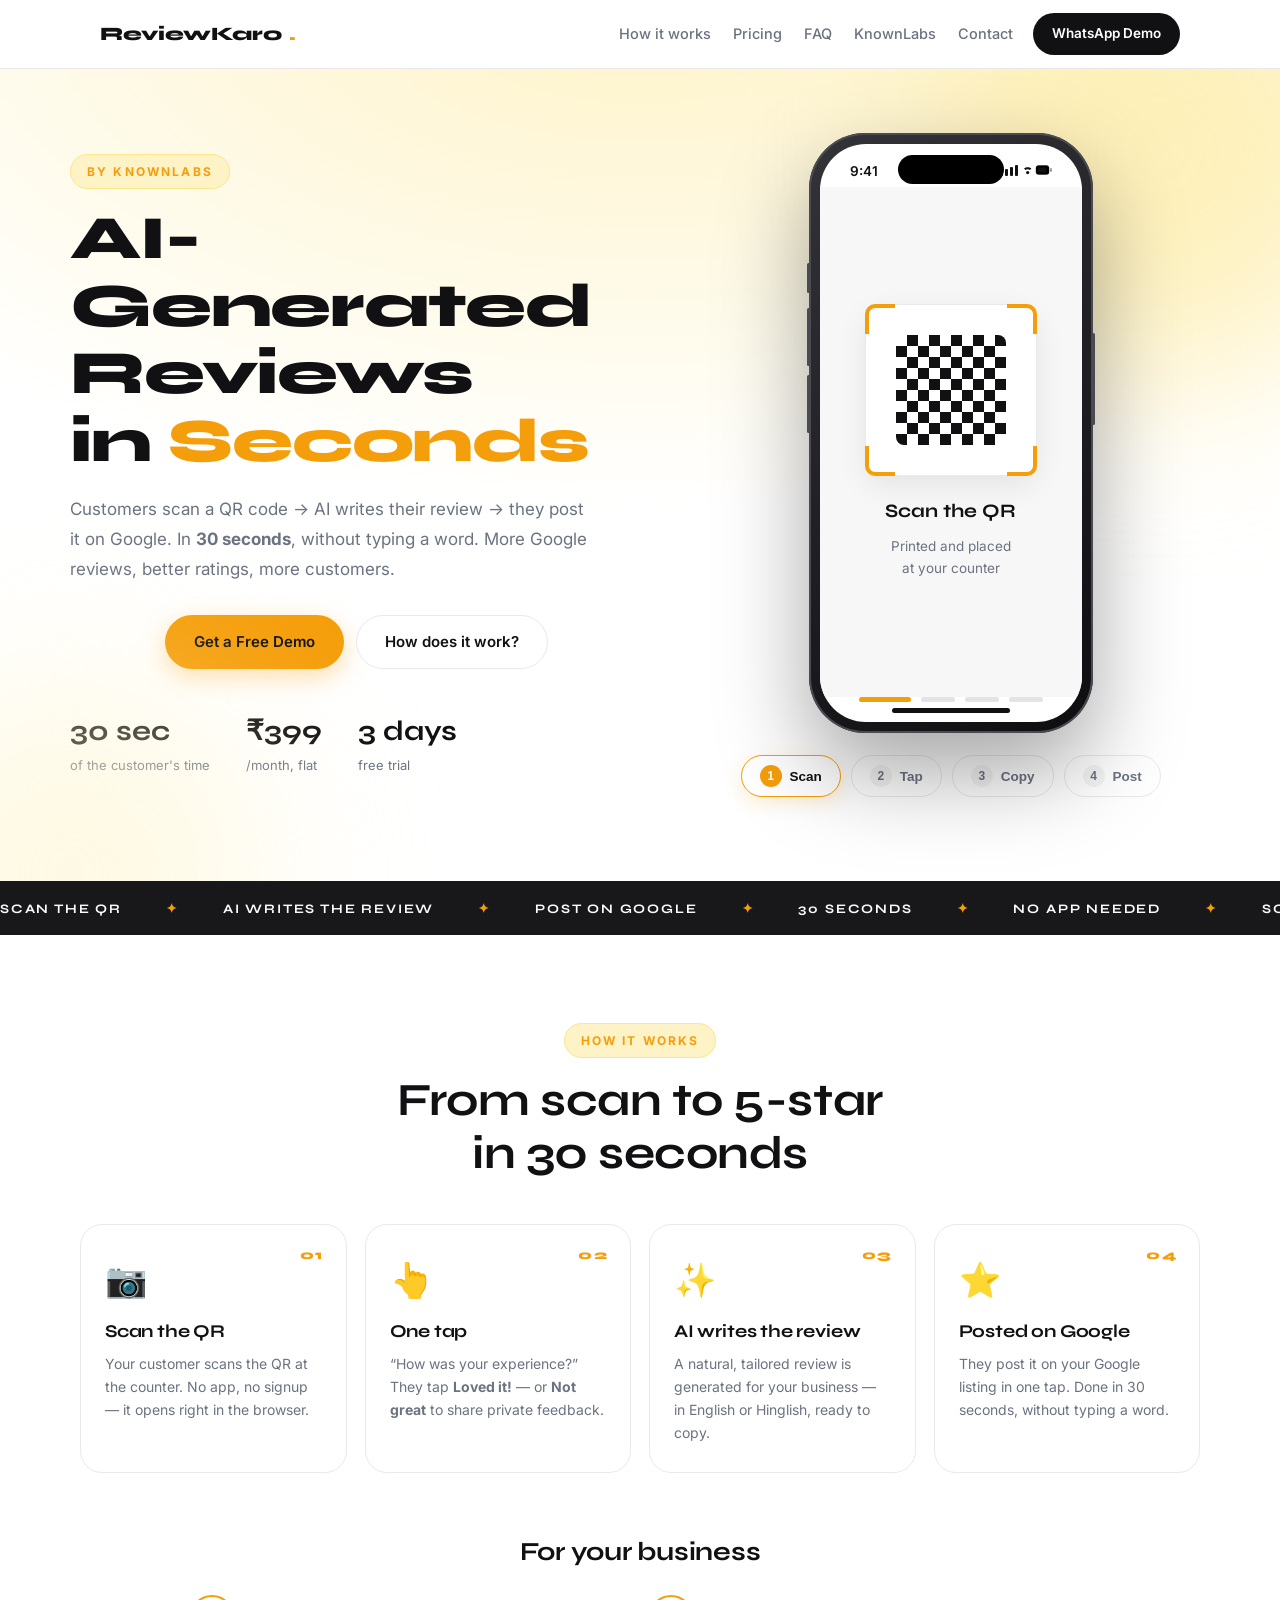
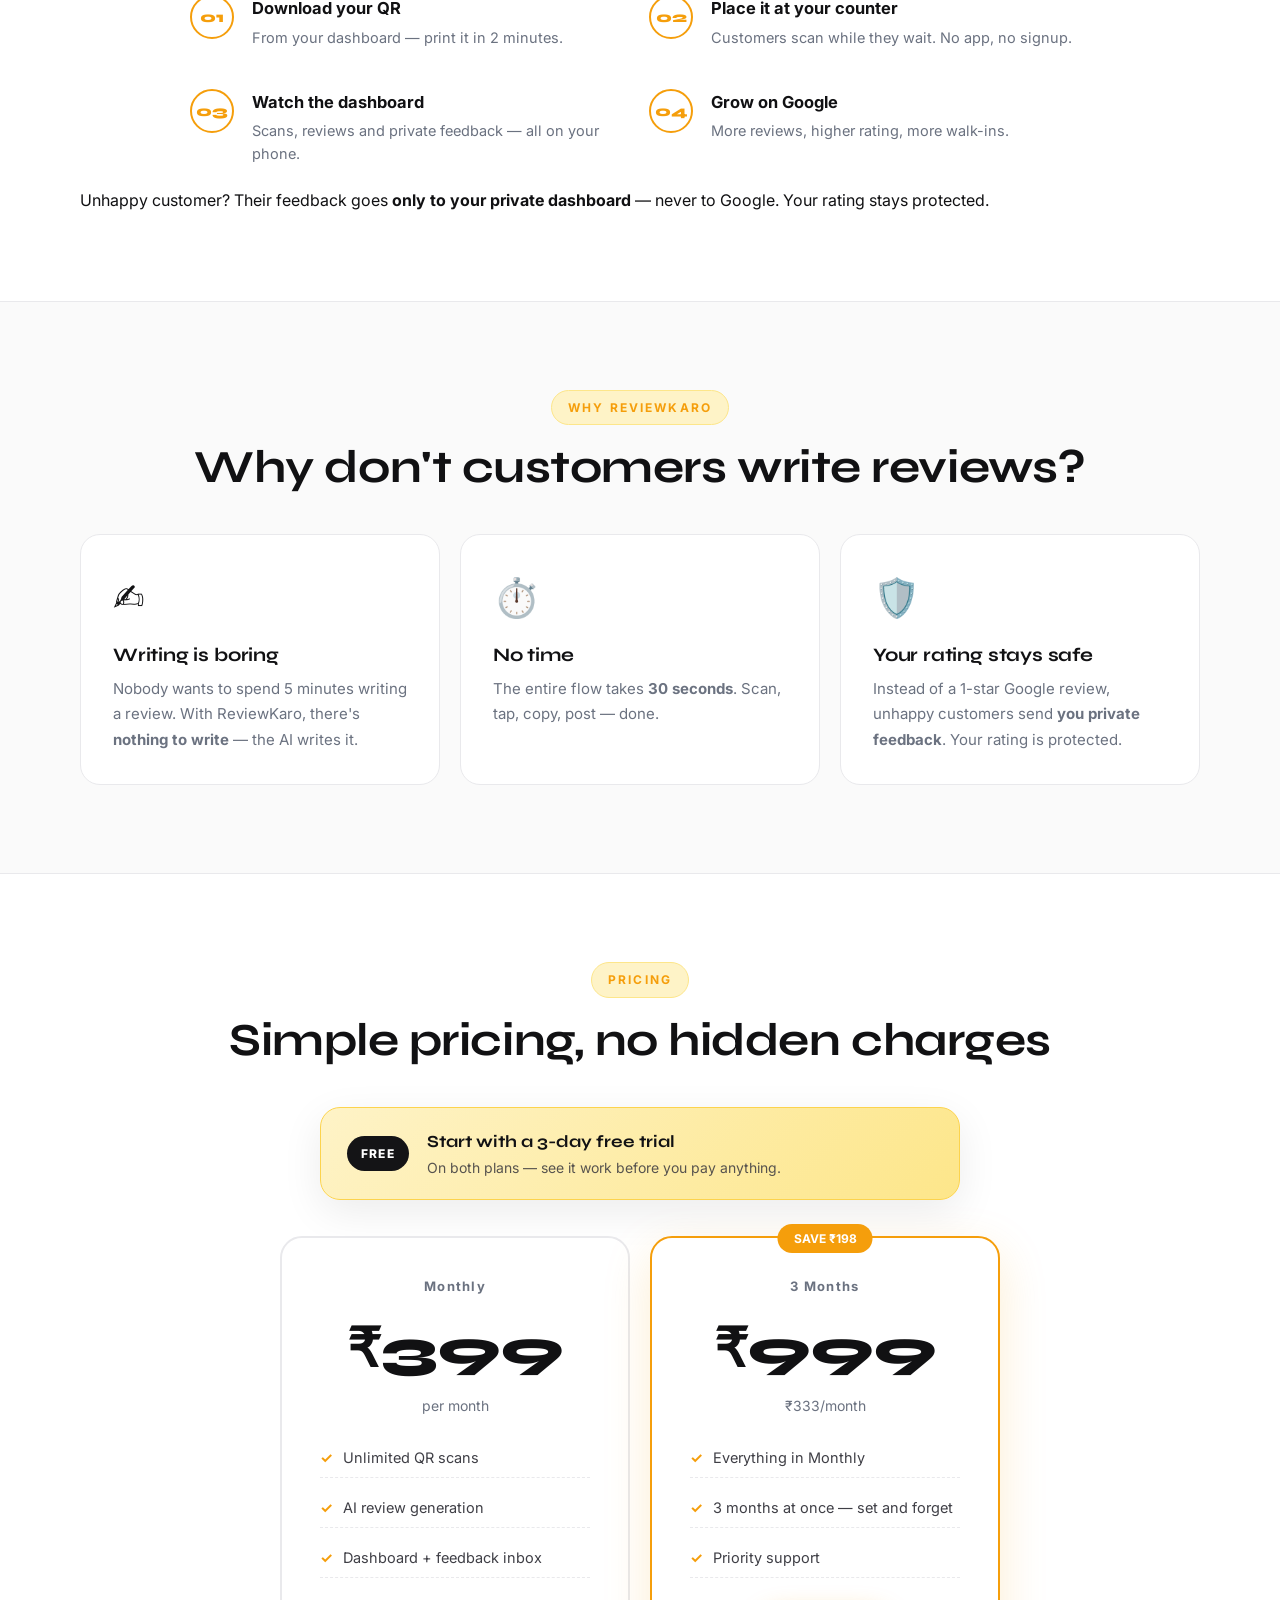
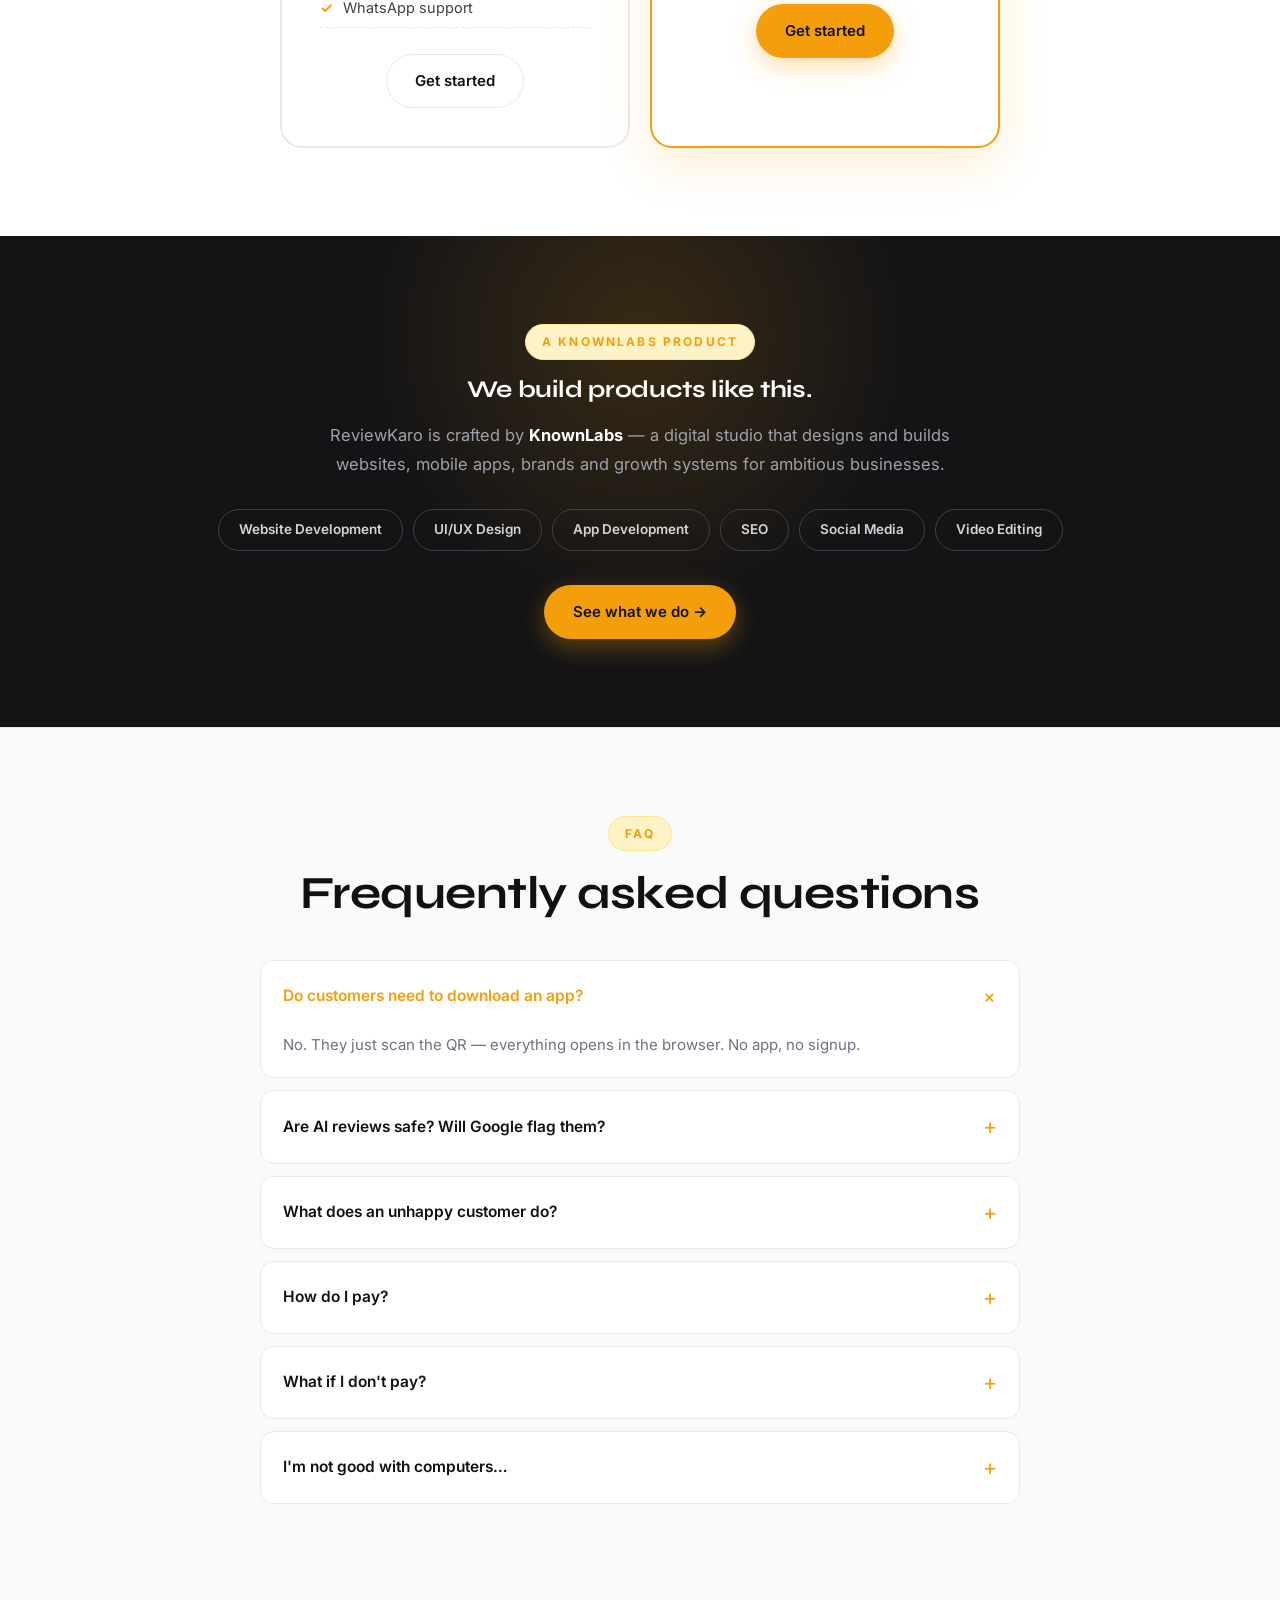
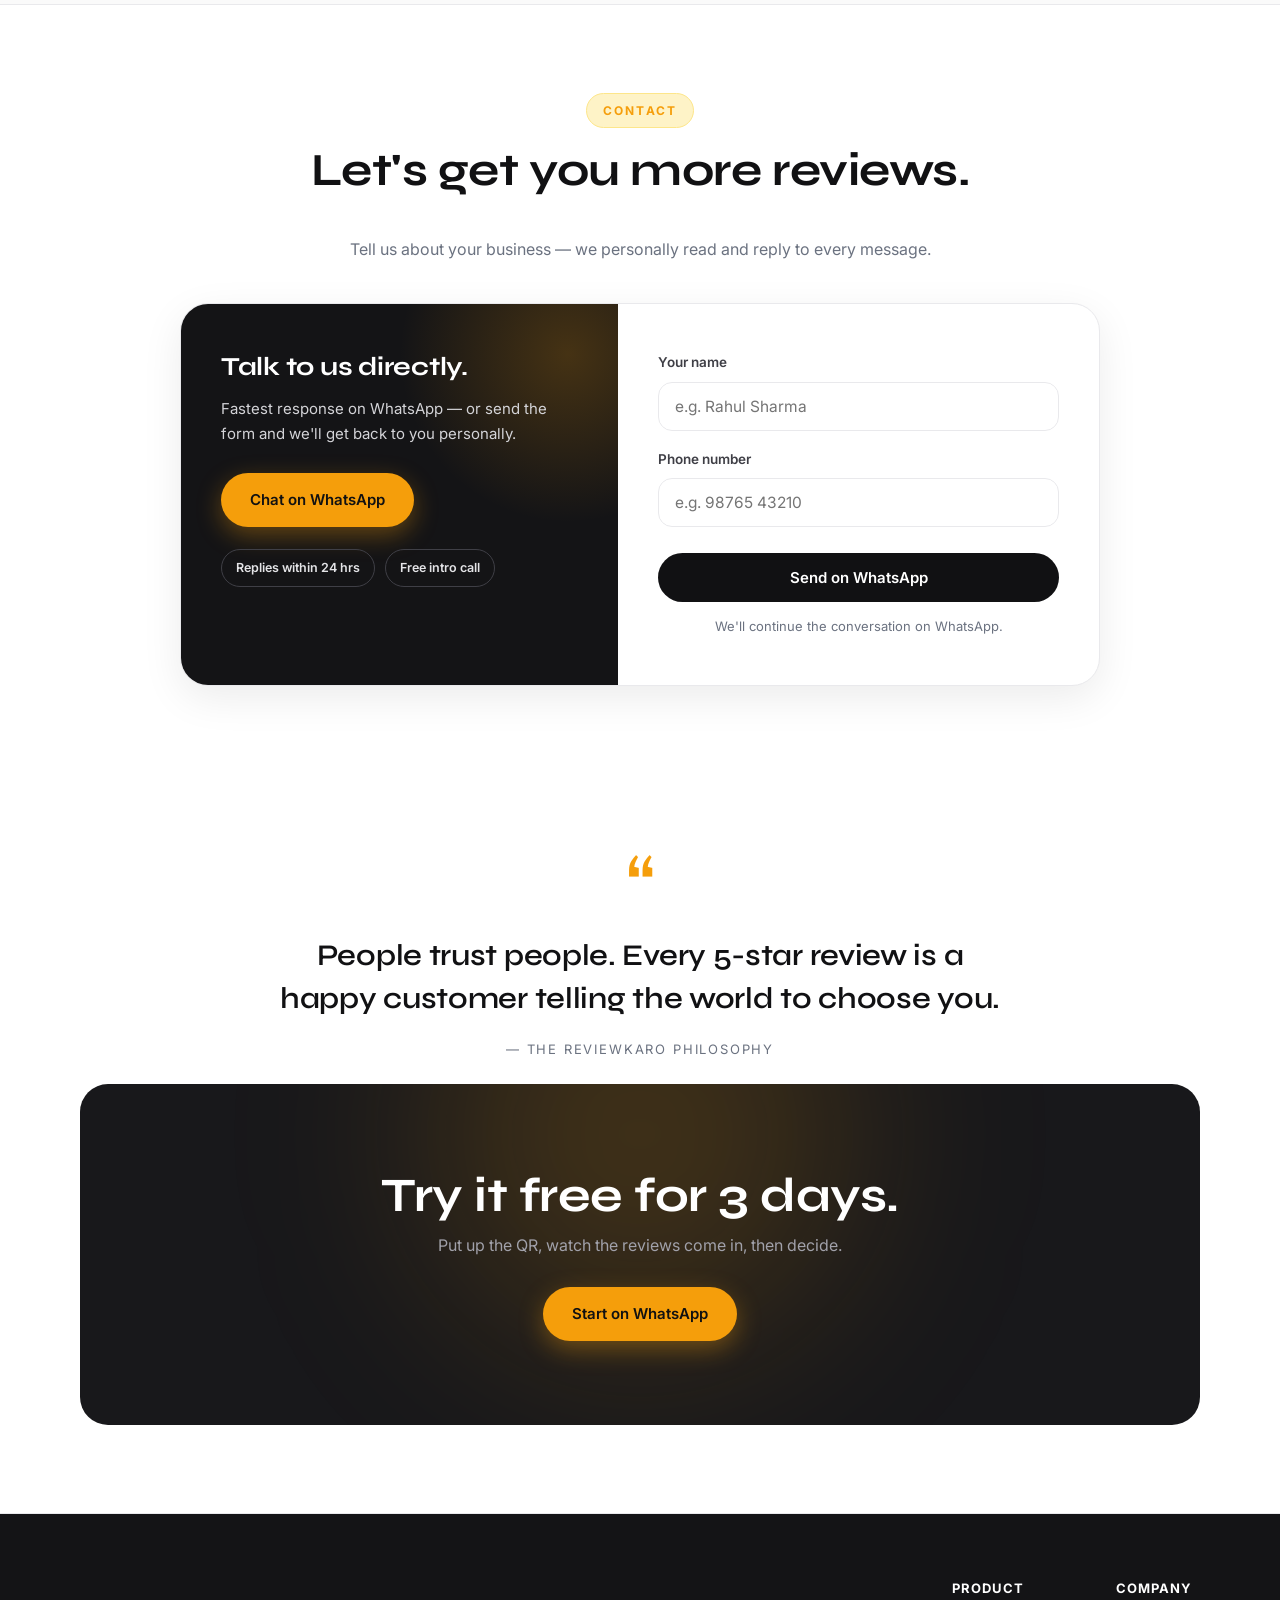
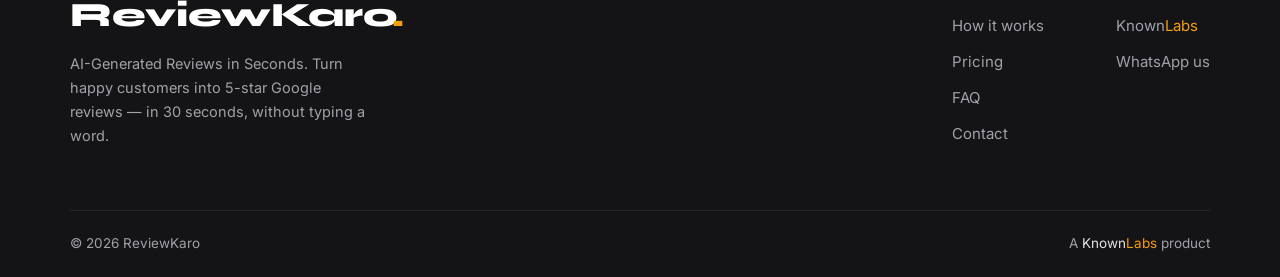
<file: index.html>
<!DOCTYPE html>
<html lang="en">
<head>
<meta charset="UTF-8">
<meta name="viewport" content="width=device-width, initial-scale=1.0">
<title>ReviewKaro — AI-Generated Reviews in Seconds | by KnownLabs</title>
<meta name="description" content="ReviewKaro by KnownLabs — customers scan a QR, AI writes their review, they post it on Google in 30 seconds. AI-Generated Reviews in Seconds.">
<link rel="stylesheet" href="assets/css/style.css">
  <link rel="icon" type="image/png" href="assets/img/favicon.png">
</head>
<body>

<nav class="site-nav">
  <div class="nav-in">
    <a class="brand" href="#">ReviewKaro<span class="dot">.</span></a>
    <div class="nav-links">
      <a href="#how">How it works</a>
      <a href="#pricing">Pricing</a>
      <a href="#faq">FAQ</a>
      <a href="#knownlabs">KnownLabs</a>
      <a href="#contact">Contact</a>
    </div>
    <a class="btn btn-dark btn-sm nav-cta" href="https://wa.me/919835059241?text=Hi%20KnownLabs!%0A%0AI%27d%20like%20to%20see%20a%20*free%20demo*%20of%20ReviewKaro.%0A%0APlease%20share%20the%20details.%20Thank%20you!" target="_blank">WhatsApp Demo</a>
    <button class="menu-btn" id="menuBtn" aria-label="Open menu"><span></span><span></span><span></span></button>
  </div>
</nav>
<div class="mmenu" id="mmenu">
  <button class="mmenu-close" id="menuClose" aria-label="Close menu">✕</button>
  <a href="#how">How it works</a>
  <a href="#pricing">Pricing</a>
  <a href="#faq">FAQ</a>
  <a href="#knownlabs">KnownLabs</a>
  <a href="#contact">Contact</a>
  <a class="btn btn-amber" href="https://wa.me/919835059241?text=Hi%20KnownLabs!%0A%0AI%27d%20like%20to%20see%20a%20*free%20demo*%20of%20ReviewKaro.%0A%0APlease%20share%20the%20details.%20Thank%20you!" target="_blank">WhatsApp Demo</a>
</div>

<header class="hero">
    <div class="hero-grid">
      <div class="hero-copy">
        <div class="eyebrow reveal">BY KNOWNLABS</div>
        <h1 class="reveal d1">AI-Generated Reviews<br>in <em>Seconds</em></h1>
        <p class="sub reveal d2">Customers scan a QR code &rarr; AI writes their review &rarr; they post it on Google. In <b>30 seconds</b>, without typing a word. More Google reviews, better ratings, more customers.</p>
        <div class="hero-cta reveal d3">
          <a class="btn btn-amber" href="https://wa.me/919835059241?text=Hi%20KnownLabs!%0A%0AI%27d%20like%20to%20see%20a%20*free%20demo*%20of%20ReviewKaro.%0A%0APlease%20share%20the%20details.%20Thank%20you!" target="_blank">Get a Free Demo</a>
          <a class="btn btn-ghost" href="#how">How does it work?</a>
        </div>
        <div class="hero-proof reveal d4">
          <div><b><span class="count" data-count="30">0</span> sec</b><span>of the customer&apos;s time</span></div>
          <div><b>&#8377;<span class="count" data-count="399">0</span></b><span>/month, flat</span></div>
          <div><b><span class="count" data-count="3">0</span> days</b><span>free trial</span></div>
        </div>
      </div>
<div class="phone-wrap reveal d2">
        <div class="iphone">
          <div class="iside s1"></div><div class="iside s2"></div><div class="iside s3"></div><div class="iside s4"></div>
          <div class="island"></div>
          <div class="iscreen">
            <div class="istatus"><span>9:41</span><span><svg width="52" height="12" viewBox="0 0 52 12"><rect x="0" y="7" width="3" height="5" rx="1" fill="#111"/><rect x="5" y="5" width="3" height="7" rx="1" fill="#111"/><rect x="10" y="3" width="3" height="9" rx="1" fill="#111"/><rect x="15" y="1" width="3" height="11" rx="1" fill="#111"/><path d="M24 4.6C26 2.9 29.4 2.9 31.4 4.6L30 6C28.7 4.9 26.7 4.9 25.4 6L24 4.6Z" fill="#111"/><circle cx="27.7" cy="8.6" r="1.6" fill="#111"/><rect x="36" y="1.5" width="13" height="9" rx="2.5" stroke="#111" stroke-opacity=".4"/><rect x="38" y="3.5" width="8" height="5" rx="1" fill="#111"/><rect x="50" y="4" width="2" height="4" rx="1" fill="#111" fill-opacity=".4"/></svg></span></div>
            <div class="pscreens">
            <div class="pscreen active" data-s="0">
              <div class="pview"><i class="c1"></i><i class="c2"></i><i class="c3"></i><i class="c4"></i><div class="pqr"><div class="pqr-in"></div></div></div>
              <b>Scan the QR</b>
              <p>Printed and placed<br>at your counter</p>
            </div>
            <div class="pscreen" data-s="1">
              <b class="pq">How was your<br>experience?</b>
              <div class="pbtn yes">Loved it!</div>
              <div class="pbtn no">Not great</div>
            </div>
            <div class="pscreen" data-s="2">
              <div class="prev-card">Had a genuinely good experience here. Courteous staff, well managed…</div>
              <div class="pbtn dark">⧉ Copy review</div>
              <div class="pbtn amber">⭐ Post on Google</div>
            </div>
            <div class="pscreen" data-s="3">
              <div class="pcheck">✓</div>
              <div class="pstars">★★★★★</div>
              <b>Review posted!</b>
              <p>Thank you for<br>your support</p>
            </div>
            </div>
            <div class="pdots" id="pdots">
              <button class="on" data-s="0"></button><button data-s="1"></button><button data-s="2"></button><button data-s="3"></button>
            </div>
            <div class="ihome"></div>
          </div>
        </div>
        <div class="psteps" id="psteps">
          <button class="on" data-s="0"><b>1</b> Scan</button>
          <button data-s="1"><b>2</b> Tap</button>
          <button data-s="2"><b>3</b> Copy</button>
          <button data-s="3"><b>4</b> Post</button>
        </div>
      </div>
    </div>
  </header>

<div class="marquee" aria-hidden="true">
  <div class="mtrack">
    <span>SCAN THE QR</span><i>✦</i><span>AI WRITES THE REVIEW</span><i>✦</i><span>POST ON GOOGLE</span><i>✦</i><span>30 SECONDS</span><i>✦</i><span>NO APP NEEDED</span><i>✦</i>
    <span>SCAN THE QR</span><i>✦</i><span>AI WRITES THE REVIEW</span><i>✦</i><span>POST ON GOOGLE</span><i>✦</i><span>30 SECONDS</span><i>✦</i><span>NO APP NEEDED</span><i>✦</i>
  </div>
</div>

<section class="sect" id="how">
    <div class="sect-in">
      <div class="eyebrow reveal">HOW IT WORKS</div>
      <h2 class="reveal d1">From scan to 5-star<br>in 30 seconds</h2>
      <div class="flow-cards">
        <div class="fcard reveal d2"><span class="fnum">01</span><div class="fico">&#128247;</div><h3>Scan the QR</h3><p>Your customer scans the QR at the counter. No app, no signup &mdash; it opens right in the browser.</p></div>
        <div class="fcard reveal d3"><span class="fnum">02</span><div class="fico">&#128070;</div><h3>One tap</h3><p>&ldquo;How was your experience?&rdquo; They tap <b>Loved it!</b> &mdash; or <b>Not great</b> to share private feedback.</p></div>
        <div class="fcard reveal d4"><span class="fnum">03</span><div class="fico">&#10024;</div><h3>AI writes the review</h3><p>A natural, tailored review is generated for your business &mdash; in English or Hinglish, ready to copy.</p></div>
        <div class="fcard reveal d5"><span class="fnum">04</span><div class="fico">&#11088;</div><h3>Posted on Google</h3><p>They post it on your Google listing in one tap. Done in 30 seconds, without typing a word.</p></div>
      </div>
      <div class="owner-flow">
        <h3 class="reveal">For your business</h3>
        <div class="osteps">
          <div class="ostep reveal d2"><span>01</span><div><b>Download your QR</b><p>From your dashboard &mdash; print it in 2 minutes.</p></div></div>
          <div class="ostep reveal d3"><span>02</span><div><b>Place it at your counter</b><p>Customers scan while they wait. No app, no signup.</p></div></div>
          <div class="ostep reveal d4"><span>03</span><div><b>Watch the dashboard</b><p>Scans, reviews and private feedback &mdash; all on your phone.</p></div></div>
          <div class="ostep reveal d5"><span>04</span><div><b>Grow on Google</b><p>More reviews, higher rating, more walk-ins.</p></div></div>
        </div>
        <p class="note reveal">Unhappy customer? Their feedback goes <b>only to your private dashboard</b> &mdash; never to Google. Your rating stays protected.</p>
      </div>
    </div>
  </section>

<section class="sect alt" id="why">
  <div class="sect-in">
    <div class="eyebrow reveal">WHY REVIEWKARO</div>
    <h2 class="reveal d1">Why don't customers write reviews?</h2>
    <div class="why-grid">
      <div class="why-card reveal d2"><div class="big">✍️</div><h3>Writing is boring</h3><p>Nobody wants to spend 5 minutes writing a review. With ReviewKaro, there's <b>nothing to write</b> — the AI writes it.</p></div>
      <div class="why-card reveal d3"><div class="big">⏱️</div><h3>No time</h3><p>The entire flow takes <b>30 seconds</b>. Scan, tap, copy, post — done.</p></div>
      <div class="why-card reveal d4"><div class="big">🛡️</div><h3>Your rating stays safe</h3><p>Instead of a 1-star Google review, unhappy customers send <b>you private feedback</b>. Your rating is protected.</p></div>
    </div>
  </div>
</section>

<section class="sect" id="pricing">
  <div class="sect-in">
    <div class="eyebrow reveal">PRICING</div>
    <h2 class="reveal d1">Simple pricing, no hidden charges</h2>
    <div class="trial-banner reveal d2">
        <span class="tb-badge">FREE</span>
        <div><b>Start with a 3-day free trial</b><p>On both plans &mdash; see it work before you pay anything.</p></div>
      </div>
      <div class="price-grid">
      <div class="price-card reveal d2">
        <div class="p">Monthly</div>
        <div class="amt">₹399</div>
        <div class="per">per month</div>
        <ul><li>Unlimited QR scans</li><li>AI review generation</li><li>Dashboard + feedback inbox</li><li>WhatsApp support</li></ul>
        <a class="btn btn-ghost" href="https://wa.me/919835059241?text=Hi%20KnownLabs!%0A%0AI%27d%20like%20to%20subscribe%20to%20the%20*Monthly%20plan*%20(%E2%82%B9399%2Fmonth)%20of%20ReviewKaro.%0A%0APlease%20share%20the%20payment%20details.%20Thank%20you!" target="_blank">Get started</a>
      </div>
      <div class="price-card hot reveal d3">
        <div class="save">SAVE ₹198</div>
        <div class="p">3 Months</div>
        <div class="amt">₹999</div>
        <div class="per">₹333/month</div>
        <ul><li>Everything in Monthly</li><li>3 months at once — set and forget</li><li>Priority support</li></ul>
        <a class="btn btn-amber" href="https://wa.me/919835059241?text=Hi%20KnownLabs!%0A%0AI%27d%20like%20to%20subscribe%20to%20the%20*3-Month%20plan*%20(%E2%82%B9999)%20of%20ReviewKaro.%0A%0APlease%20share%20the%20payment%20details.%20Thank%20you!" target="_blank">Get started</a>
      </div>
    </div>
      </div>
</section>

<section class="kl-band" id="knownlabs">
  <div class="sect-in">
    <div class="eyebrow reveal">A KNOWNLABS PRODUCT</div>
    <h2 class="reveal d1">We build products like this.</h2>
    <p class="kl-sub reveal d2">ReviewKaro is crafted by <b>KnownLabs</b> — a digital studio that designs and builds websites, mobile apps, brands and growth systems for ambitious businesses.</p>
    <div class="kl-chips reveal d3">
      <span>Website Development</span><span>UI/UX Design</span><span>App Development</span><span>SEO</span><span>Social Media</span><span>Video Editing</span>
    </div>
    <a class="btn btn-amber reveal d4" href="https://knownlabs.vercel.app/" target="_blank">See what we do →</a>
  </div>
</section>

<section class="sect alt" id="faq">
  <div class="sect-in narrow">
    <div class="eyebrow reveal">FAQ</div>
    <h2 class="reveal d1">Frequently asked questions</h2>
    <div class="faq reveal d2">
      <details open>
          <summary>Do customers need to download an app?</summary>
          <div class="faq-a"><p>No. They just scan the QR — everything opens in the browser. No app, no signup.</p></div>
        </details>
      <details>
          <summary>Are AI reviews safe? Will Google flag them?</summary>
          <div class="faq-a"><p>Every review is generated uniquely, and the <b>customer</b> copies and posts it themselves — we never auto-post anything. That's what keeps it safe.</p></div>
        </details>
      <details>
          <summary>What does an unhappy customer do?</summary>
          <div class="faq-a"><p>Instead of a 1-star Google review, they send you <b>private feedback</b> that only appears in your dashboard — so you can fix it.</p></div>
        </details>
      <details>
          <summary>How do I pay?</summary>
          <div class="faq-a"><p>Simple UPI transfer. After paying, just tell us on WhatsApp and we'll activate your plan.</p></div>
        </details>
      <details>
          <summary>What if I don't pay?</summary>
          <div class="faq-a"><p>You get a 3-day grace period with reminders; after that, the QR pauses. It resumes the moment you renew.</p></div>
        </details>
      <details>
          <summary>I'm not good with computers…</summary>
          <div class="faq-a"><p>No problem — the entire dashboard works <b>on your phone</b>. From QR download to payment, everything is mobile.</p></div>
        </details>
    </div>
  </div>
</section>

<section class="sect" id="contact">
    <div class="sect-in">
      <div class="eyebrow reveal">CONTACT</div>
      <h2 class="reveal d1">Let&apos;s get you more reviews.</h2>
      <p class="cc-lead reveal d2">Tell us about your business &mdash; we personally read and reply to every message.</p>
      <div class="ccard reveal d3">
        <div class="cc-left">
          <h3>Talk to us directly.</h3>
          <p>Fastest response on WhatsApp &mdash; or send the form and we&apos;ll get back to you personally.</p>
          <a class="btn btn-amber" href="https://wa.me/919835059241?text=Hi%20KnownLabs!%0A%0AI%27d%20like%20to%20know%20more%20about%20ReviewKaro.%20Thank%20you!" target="_blank">Chat on WhatsApp</a>
          <div class="cc-badges"><span>Replies within 24 hrs</span><span>Free intro call</span></div>
        </div>
        <div class="cc-right">
          <label>Your name<input id="cName" type="text" placeholder="e.g. Rahul Sharma" autocomplete="name"></label>
          <label>Phone number<input id="cPhone" type="tel" inputmode="tel" placeholder="e.g. 98765 43210" autocomplete="tel"></label>
          <button class="btn btn-dark" id="cSend" type="button">Send on WhatsApp</button>
          <p class="cc-note">We&apos;ll continue the conversation on WhatsApp.</p>
        </div>
      </div>
    </div>
  </section>

<section class="quote-band reveal">
      <div class="qmark">&ldquo;</div>
      <p>People trust people. Every 5-star review is a happy customer telling the world to choose you.</p>
      <span>&mdash; The ReviewKaro Philosophy</span>
    </section>
    <section class="cta-band reveal">
  <h2>Try it free for 3 days.</h2>
  <p>Put up the QR, watch the reviews come in, then decide.</p>
  <a class="btn btn-amber" href="https://wa.me/919835059241?text=Hi%20KnownLabs!%0A%0AI%27d%20like%20to%20start%20the%20*3-day%20free%20trial*%20of%20ReviewKaro%20for%20my%20business.%0A%0APlease%20share%20the%20next%20steps.%20Thank%20you!" target="_blank">Start on WhatsApp</a>
</section>

<footer class="site-foot">
    <div class="foot-in">
      <div class="foot-brand">
        <div class="f-word">ReviewKaro<span class="dot">.</span></div>
        <p>AI-Generated Reviews in Seconds. Turn happy customers into 5-star Google reviews &mdash; in 30 seconds, without typing a word.</p>
      </div>
      <div class="foot-cols">
        <div class="fcol"><b>Product</b><a href="#how">How it works</a><a href="#pricing">Pricing</a><a href="#faq">FAQ</a><a href="#contact">Contact</a></div>
        <div class="fcol"><b>Company</b><a href="https://knownlabs.vercel.app/" target="_blank">Known<span class="labs">Labs</span></a><a href="https://wa.me/919835059241" target="_blank">WhatsApp us</a></div>
      </div>
    </div>
    <div class="foot-bar"><span>&copy; 2026 ReviewKaro</span><span>A <a href="https://knownlabs.vercel.app/" target="_blank">Known<span class="labs">Labs</span></a> product</span></div>
  </footer>

<style>
/* ---------- landing ---------- */
.site-nav{position:sticky;top:0;z-index:50;background:rgba(255,255,255,.92);backdrop-filter:blur(10px);border-bottom:1px solid var(--line)}
.nav-in{max-width:1120px;margin:0 auto;padding:14px 20px;display:flex;align-items:center;gap:20px}
.nav-links{display:flex;gap:22px;margin-left:auto}
.nav-links a{color:var(--muted);font-size:14.5px;font-weight:500;position:relative;transition:color .2s}
.nav-links a:hover{color:var(--ink)}
.nav-links a::after{content:"";position:absolute;left:0;bottom:-4px;height:2px;width:0;background:var(--amber);transition:width .25s}
.nav-links a:hover::after{width:100%}
.menu-btn{display:none;background:none;border:0;cursor:pointer;padding:8px;margin-left:auto;flex-direction:column;gap:5px}
.menu-btn span{display:block;width:24px;height:2.5px;background:var(--ink);border-radius:2px;transition:.25s}
.mmenu{position:fixed;inset:0;background:#fff;z-index:100;display:flex;flex-direction:column;align-items:center;justify-content:center;gap:26px;opacity:0;pointer-events:none;transition:opacity .3s}
.mmenu.open{opacity:1;pointer-events:auto}
.mmenu a{font-family:'Syne',sans-serif;font-size:26px;font-weight:700;color:var(--ink)}
.mmenu .btn{font-size:16px}
.mmenu-close{position:absolute;top:22px;right:26px;background:none;border:0;font-size:26px;cursor:pointer;color:var(--ink)}

.hero{background:radial-gradient(1000px 520px at 50% -10%,#fef3c7,transparent),#fff;padding:64px 20px 84px;overflow:hidden}
.hero-grid{max-width:1140px;margin:0 auto;display:grid;grid-template-columns:1.05fr .95fr;gap:48px;align-items:center}
.eyebrow{font-size:12px;font-weight:700;letter-spacing:.18em;color:var(--amber);margin-bottom:16px;text-align:center}
.hero-copy .eyebrow{text-align:left}
.hero-copy h1{font-family:'Syne',sans-serif;font-size:clamp(38px,4.8vw,62px);font-weight:800;letter-spacing:-.02em;line-height:1.1}
.hero-copy h1 em{font-style:normal;color:var(--amber)}
.hero-copy .sub{font-size:17px;color:var(--muted);line-height:1.75;max-width:520px;margin:18px 0 0}
.hero-cta{display:flex;gap:12px;margin-top:30px;flex-wrap:wrap}
.hero-proof{display:flex;gap:36px;margin-top:40px;flex-wrap:wrap}
.hero-proof b{display:block;font-family:'Syne',sans-serif;font-size:28px}
.hero-proof>div>span{display:block;font-size:13px;color:var(--muted);margin-top:2px}

.marquee{background:#18181b;color:#fafafa;overflow:hidden;padding:14px 0;white-space:nowrap}
.mtrack{display:inline-flex;gap:44px;align-items:center;animation:mscroll 26s linear infinite;font-family:'Syne',sans-serif;font-size:13px;font-weight:700;letter-spacing:.14em}
.mtrack i{color:var(--amber);font-style:normal}
@keyframes mscroll{to{transform:translateX(-50%)}}

.sect{padding:88px 20px}
.sect.alt{background:#fafafa;border-top:1px solid var(--line);border-bottom:1px solid var(--line)}
.sect-in{max-width:1120px;margin:0 auto}
.sect-in.narrow{max-width:760px}
.sect h2{font-family:'Syne',sans-serif;font-size:clamp(30px,5vw,46px);font-weight:700;letter-spacing:-.01em;margin-bottom:40px;text-align:center;line-height:1.15}

/* reveal animation */
.reveal{opacity:0;transform:translateY(26px);transition:opacity .7s ease,transform .7s ease}
.reveal.in{opacity:1;transform:none}
.reveal.d1{transition-delay:.08s}.reveal.d2{transition-delay:.16s}.reveal.d3{transition-delay:.24s}
.reveal.d4{transition-delay:.32s}.reveal.d5{transition-delay:.4s}.reveal.d6{transition-delay:.48s}

/* phone mockup */
.phone-wrap{display:flex;flex-direction:column;align-items:center;gap:22px}
.iphone{width:284px;height:600px;background:linear-gradient(145deg,#333338,#0e0e11);border-radius:56px;padding:11px;position:relative;box-shadow:0 40px 90px rgba(0,0,0,.35),inset 0 0 0 2px #4a4a52;animation:float 5s ease-in-out infinite}
@keyframes float{0%,100%{transform:translateY(0)}50%{transform:translateY(-12px)}}
.iside{position:absolute;background:#4a4a52;border-radius:2px}
.iside.s1{left:-2px;top:130px;width:3px;height:30px}
.iside.s2{left:-2px;top:175px;width:3px;height:58px}
.iside.s3{left:-2px;top:242px;width:3px;height:58px}
.iside.s4{right:-2px;top:200px;width:3px;height:92px}
.island{position:absolute;top:22px;left:50%;transform:translateX(-50%);width:106px;height:29px;background:#000;border-radius:20px;z-index:6}
.iscreen{position:relative;background:#fff;border-radius:46px;height:100%;overflow:hidden;display:flex;flex-direction:column}
.istatus{display:flex;justify-content:space-between;align-items:center;padding:17px 30px 4px;font-size:13.5px;font-weight:600;color:#111;flex:none}
.ihome{width:118px;height:5px;background:#111;border-radius:3px;margin:6px auto 9px;flex:none}
.pscreens{position:relative;flex:1;overflow:hidden;background:#f7f7f8}
.pscreen{position:absolute;inset:0;display:flex;flex-direction:column;align-items:center;justify-content:center;gap:10px;padding:28px 22px;text-align:center;opacity:0;transform:translateX(40px);transition:opacity .45s,transform .45s;pointer-events:none}
.pscreen.active{opacity:1;transform:none;pointer-events:auto}
.pscreen b{font-family:'Syne',sans-serif;font-size:19px}
.pscreen p{font-size:13.5px;color:var(--muted);line-height:1.6}
.pview{width:172px;height:172px;position:relative;margin-bottom:10px}
.pview i{position:absolute;width:30px;height:30px;border:4px solid var(--amber);z-index:2}
.pview .c1{top:0;left:0;border-right:0;border-bottom:0;border-radius:10px 0 0 0}
.pview .c2{top:0;right:0;border-left:0;border-bottom:0;border-radius:0 10px 0 0}
.pview .c3{bottom:0;left:0;border-right:0;border-top:0;border-radius:0 0 0 10px}
.pview .c4{bottom:0;right:0;border-left:0;border-top:0;border-radius:0 0 10px 0}
.pqr{width:172px;height:172px;background:#fff;border:1px solid var(--line);border-radius:18px;display:grid;place-items:center;box-shadow:0 10px 30px rgba(0,0,0,.08)}
.pqr-in{width:110px;height:110px;background:repeating-conic-gradient(var(--ink) 0 25%,#fff 0 50%) 0 0/22px 22px;border-radius:8px}
.pcheck{width:76px;height:76px;border-radius:50%;background:#22c55e;color:#fff;display:grid;place-items:center;font-size:38px;font-weight:700;box-shadow:0 12px 28px rgba(34,197,94,.35);margin-bottom:4px}
.pq{margin-bottom:8px}
.pbtn{width:100%;padding:13px;border-radius:14px;font-size:14.5px;font-weight:600;border:2px solid var(--line);background:#fff}
.pbtn.yes{border-color:#22c55e;color:#15803d}
.pbtn.no{border-color:#f3f4f6;color:var(--muted)}
.pbtn.dark{background:#18181b;color:#fff;border-color:#18181b}
.pbtn.amber{background:var(--amber);border-color:var(--amber);color:#fff}
.prev-card{background:#fafafa;border:1px solid var(--line);border-radius:12px;padding:14px;font-size:12.5px;line-height:1.65;color:#3f3f46;text-align:left}
.pstars{color:var(--amber);font-size:34px;letter-spacing:4px}
.pdots{display:flex;gap:10px;justify-content:center}
.pdots button{width:34px;height:5px;border-radius:3px;border:0;background:#e4e4e7;cursor:pointer;transition:.3s;padding:0}
.pdots button.on{background:var(--amber);width:52px}
.psteps{display:flex;gap:10px;flex-wrap:wrap;justify-content:center}
.psteps button{background:#fff;border:1.5px solid var(--line);border-radius:999px;padding:9px 18px;font-size:13.5px;font-weight:600;cursor:pointer;display:flex;align-items:center;gap:8px;transition:.25s;color:var(--muted)}
.psteps button b{background:#f4f4f5;border-radius:50%;width:22px;height:22px;display:grid;place-items:center;font-size:12px;transition:.25s}
.psteps button.on{border-color:var(--amber);color:var(--ink);box-shadow:0 6px 18px rgba(245,158,11,.18)}
.psteps button.on b{background:var(--amber);color:#fff}

.owner-flow h3{font-family:'Syne',sans-serif;font-size:26px;text-align:center;margin-bottom:28px}
.ostep{display:flex;gap:18px;margin-bottom:22px;align-items:flex-start}
.ostep span{font-family:'Syne',sans-serif;font-weight:800;font-size:15px;color:var(--amber);border:2px solid var(--amber);border-radius:50%;min-width:44px;height:44px;display:grid;place-items:center}
.ostep b{font-size:16.5px}
.ostep p{font-size:14.5px;color:var(--muted);margin:4px 0 0;line-height:1.6}
.how-grid .note{font-size:14px;color:var(--muted);background:var(--amber-soft);border:1px solid #fde68a;border-radius:12px;padding:14px 18px;line-height:1.6}

.why-grid{display:grid;grid-template-columns:repeat(3,1fr);gap:20px}
.why-card{background:#fff;border:1px solid var(--line);border-radius:20px;padding:32px;transition:transform .3s,box-shadow .3s}
.why-card:hover{transform:translateY(-6px);box-shadow:0 18px 44px rgba(0,0,0,.1)}
.why-card .big{font-size:38px;margin-bottom:16px}
.why-card h3{font-family:'Syne',sans-serif;font-size:19px;margin-bottom:10px}
.why-card p{font-size:15px;color:var(--muted);line-height:1.7}

.price-grid{display:grid;grid-template-columns:1fr 1fr;gap:20px;max-width:720px;margin:0 auto}
.price-card{background:#fff;border:2px solid var(--line);border-radius:22px;padding:38px;text-align:center;position:relative;transition:transform .3s,box-shadow .3s}
.price-card:hover{transform:translateY(-6px);box-shadow:0 18px 44px rgba(0,0,0,.1)}
.price-card.hot{border-color:var(--amber);box-shadow:0 16px 48px rgba(245,158,11,.18)}
.price-card .save{position:absolute;top:-14px;left:50%;transform:translateX(-50%);background:var(--amber);color:#fff;font-size:12px;font-weight:700;padding:5px 16px;border-radius:999px;white-space:nowrap}
.price-card .p{font-size:13px;font-weight:700;letter-spacing:.1em;color:var(--muted)}
.price-card .amt{font-family:'Syne',sans-serif;font-size:54px;font-weight:800;margin:10px 0 2px}
.price-card .per{color:var(--muted);font-size:14px;margin-bottom:20px}
.price-card ul{list-style:none;padding:0;margin:0 0 26px;display:grid;gap:10px;font-size:15px;color:#3f3f46}
.price-card ul li::before{content:"✓ ";color:var(--amber);font-weight:700}

.kl-band{background:#141416;color:#fafafa;padding:88px 20px;text-align:center;position:relative;overflow:hidden}
.kl-band::before{content:"";position:absolute;width:600px;height:600px;border-radius:50%;background:radial-gradient(circle,rgba(245,158,11,.16),transparent 65%);top:-200px;left:50%;transform:translateX(-50%)}
.kl-band .eyebrow{position:relative}
.kl-band h2{color:#fff;margin-bottom:18px;position:relative}
.kl-sub{color:#a1a1aa;font-size:16.5px;line-height:1.75;max-width:640px;margin:0 auto 30px;position:relative}
.kl-sub b{color:#fff}
.kl-chips{display:flex;gap:10px;flex-wrap:wrap;justify-content:center;margin-bottom:34px;position:relative}
.kl-chips span{border:1px solid #3f3f46;border-radius:999px;padding:9px 20px;font-size:13.5px;font-weight:600;color:#d4d4d8;transition:.25s}
.kl-chips span:hover{border-color:var(--amber);color:var(--amber);transform:translateY(-2px)}
.kl-band .btn{position:relative}

.faq details{background:#fff;border:1px solid var(--line);border-radius:14px;margin-bottom:12px;overflow:hidden;transition:box-shadow .25s}
.faq details:hover{box-shadow:var(--shadow)}
.faq summary{padding:18px 22px;font-weight:600;font-size:15.5px;cursor:pointer;list-style:none;display:flex;justify-content:space-between;align-items:center;gap:12px}
.faq summary::-webkit-details-marker{display:none}
.faq summary::after{content:"+";font-size:22px;color:var(--amber);font-weight:400;transition:transform .25s}
.faq details[open] summary::after{transform:rotate(45deg)}
.faq details[open] summary{color:var(--amber)}
.faq-a{max-height:0;overflow:hidden;transition:max-height .4s ease}
.faq-a p{padding:0 22px 20px;color:var(--muted);font-size:15px;line-height:1.7;margin:0}
.cta-band{background:#18181b;color:#fff;text-align:center;padding:84px 20px;border-radius:28px;max-width:1120px;margin:0 auto 88px}
.cta-band h2{font-family:'Syne',sans-serif;font-size:clamp(30px,5vw,48px);margin-bottom:10px}
.cta-band p{color:#a1a1aa;margin-bottom:28px;font-size:16px}
.site-foot{background:#141416;color:#a1a1aa;padding:64px 20px 0;overflow:hidden}
.foot-in{max-width:1140px;margin:0 auto;display:flex;justify-content:space-between;gap:48px;flex-wrap:wrap}
.foot-brand .f-word{font-family:'Syne',sans-serif;font-weight:800;font-size:34px;color:#fff}
.foot-brand p{font-size:14.5px;margin-top:10px;max-width:300px;line-height:1.65;color:#a1a1aa}
.foot-cols{display:flex;gap:72px;flex-wrap:wrap}
.fcol b{display:block;color:#fff;font-size:13px;letter-spacing:.08em;text-transform:uppercase;margin-bottom:16px}
.fcol a{display:block;color:#a1a1aa;font-size:15px;margin-bottom:12px;transition:color .2s}
.fcol a:hover{color:#fff}
.labs{color:var(--amber)}
.foot-bar{border-top:1px solid #26262b;margin-top:52px;padding:22px 0;display:flex;justify-content:space-between;gap:12px;flex-wrap:wrap;max-width:1140px;margin-left:auto;margin-right:auto;font-size:13.5px}
.foot-bar a{color:#e4e4e7;text-decoration:none}
.foot-bar a:hover{text-decoration:underline}
.f-word .dot,.brand .dot{color:var(--amber)}
.brand .dot,.f-word .dot{margin-left:-.18em}

@media(max-width:900px){
  .hero-grid{grid-template-columns:1fr;gap:44px;text-align:center}
  .hero-copy .eyebrow{text-align:center}
  .hero-copy .sub{margin-left:auto;margin-right:auto}
  .hero-cta,.hero-proof{justify-content:center}
  .flow-cards{grid-template-columns:1fr}
  .osteps{grid-template-columns:1fr}
  .ccard{grid-template-columns:1fr}
  .foot-in{flex-direction:column;gap:36px}
  .why-grid{grid-template-columns:1fr}
  .price-grid{grid-template-columns:1fr}
  .nav-links,.nav-cta{display:none}
  .menu-btn{display:flex}
  .sect{padding:64px 20px}
  .sect h2{margin-bottom:32px}
}
/* flow cards */
.flow-cards{display:grid;grid-template-columns:repeat(4,1fr);gap:18px;margin:44px 0 64px}
.fcard{background:#fff;border:1px solid var(--line);border-radius:22px;padding:28px 24px;position:relative;transition:transform .25s,box-shadow .25s}
.fcard:hover{transform:translateY(-6px);box-shadow:var(--shadow)}
.fnum{position:absolute;top:20px;right:22px;font-family:'Syne',sans-serif;font-weight:800;font-size:13px;color:var(--amber);letter-spacing:.1em}
.fico{font-size:34px;margin-bottom:14px}
.fcard h3{font-family:'Syne',sans-serif;font-size:18px;margin-bottom:10px}
.fcard p{font-size:14px;color:var(--muted);line-height:1.65}
/* owner steps grid */
.osteps{display:grid;grid-template-columns:1fr 1fr;gap:18px;max-width:900px;margin:0 auto}
/* trial banner */
.trial-banner{display:flex;align-items:center;gap:18px;background:linear-gradient(135deg,#fef3c7,#fde68a);border:1px solid #fcd34d;border-radius:20px;padding:20px 26px;max-width:640px;margin:0 auto 36px;box-shadow:var(--shadow)}
.tb-badge{background:#141416;color:#fff;font-size:12px;font-weight:800;letter-spacing:.1em;padding:8px 14px;border-radius:999px;flex:none}
.trial-banner b{font-family:'Syne',sans-serif;font-size:17px}
.trial-banner p{font-size:14px;color:#57534e;margin-top:2px}
/* contact split card */
.cc-lead{text-align:center;color:var(--muted);font-size:16px;margin-top:12px}
.ccard{display:grid;grid-template-columns:1fr 1.1fr;background:#fff;border:1px solid var(--line);border-radius:28px;overflow:hidden;max-width:920px;margin:40px auto 0;box-shadow:var(--shadow);text-align:left}
.cc-left{background:#141416;color:#d4d4d8;padding:48px 40px;position:relative;overflow:hidden}
.cc-left::after{content:'';position:absolute;width:340px;height:340px;background:radial-gradient(circle,rgba(245,158,11,.22),transparent 70%);top:-120px;right:-120px;pointer-events:none}
.cc-left h3{font-family:'Syne',sans-serif;color:#fff;font-size:26px;margin-bottom:14px;position:relative;z-index:1}
.cc-left p{font-size:15px;line-height:1.7;position:relative;z-index:1}
.cc-left .btn{margin-top:26px;position:relative;z-index:1}
.cc-badges{display:flex;gap:10px;flex-wrap:wrap;margin-top:22px;position:relative;z-index:1}
.cc-badges span{font-size:12.5px;font-weight:600;border:1px solid #3f3f46;color:#e4e4e7;padding:8px 14px;border-radius:999px}
.cc-right{padding:48px 40px}
.cc-right label{display:block;font-size:13.5px;font-weight:600;margin-bottom:18px;color:#3f3f46}
.cc-right input{display:block;width:100%;margin-top:8px;padding:14px 16px;border:1.5px solid var(--line);border-radius:14px;font-size:15.5px;font-family:inherit;outline:none;transition:border-color .2s}
.cc-right input:focus{border-color:var(--amber)}
.cc-right .btn{width:100%;margin-top:8px}
.cc-note{text-align:center;font-size:13px;color:var(--muted);margin-top:14px}
/* quote band */
.quote-band{max-width:780px;margin:0 auto;padding:88px 20px 24px;text-align:center}
.qmark{font-family:'Syne',sans-serif;font-size:90px;line-height:.6;color:var(--amber);margin-bottom:18px}
.quote-band p{font-family:'Syne',sans-serif;font-size:clamp(21px,3.4vw,30px);font-weight:600;line-height:1.45;letter-spacing:-.01em}
.quote-band span{display:block;margin-top:18px;font-size:13px;letter-spacing:.14em;text-transform:uppercase;color:var(--muted)}
.sect .eyebrow{display:block;width:fit-content;margin:0 auto 16px}
@media(max-width:900px){
  .hero-grid{grid-template-columns:1fr;gap:44px;text-align:center}
  .hero-copy .eyebrow{text-align:center}
  .hero-copy .sub{margin-left:auto;margin-right:auto}
  .hero-cta,.hero-proof{justify-content:center}
  .flow-cards{grid-template-columns:1fr}
  .osteps{grid-template-columns:1fr}
  .ccard{grid-template-columns:1fr}
  .foot-in{flex-direction:column;gap:36px}
}
</style>

<script>
/* hamburger */
const mmenu = document.getElementById('mmenu');
document.getElementById('menuBtn').addEventListener('click', () => mmenu.classList.add('open'));
document.getElementById('menuClose').addEventListener('click', () => mmenu.classList.remove('open'));
mmenu.querySelectorAll('a').forEach(a => a.addEventListener('click', () => mmenu.classList.remove('open')));

/* scroll reveals */
const io = new IntersectionObserver((es) => es.forEach(e => {
  if (e.isIntersecting) { e.target.classList.add('in'); io.unobserve(e.target); }
}), { threshold: 0.12 });
document.querySelectorAll('.reveal').forEach(el => io.observe(el));

/* animated counters */
const cio = new IntersectionObserver((es) => es.forEach(e => {
  if (!e.isIntersecting) return;
  cio.unobserve(e.target);
  const el = e.target, target = +el.dataset.count, t0 = performance.now();
  (function tick(t) {
    const p = Math.min((t - t0) / 1200, 1), ease = 1 - Math.pow(1 - p, 3);
    el.textContent = Math.round(target * ease);
    if (p < 1) requestAnimationFrame(tick);
  })(t0);
}), { threshold: 0.5 });
document.querySelectorAll('.count').forEach(el => cio.observe(el));

/* FAQ: animated exclusive accordion */
document.querySelectorAll('.faq details').forEach(d => {
  const a = d.querySelector('.faq-a');
  if (d.open) requestAnimationFrame(() => { a.style.maxHeight = a.scrollHeight + 'px'; });
  d.querySelector('summary').addEventListener('click', e => {
    e.preventDefault();
    const willOpen = !d.open;
    document.querySelectorAll('.faq details').forEach(o => {
      if (o !== d && o.open) { o.open = false; o.querySelector('.faq-a').style.maxHeight = '0px'; }
    });
    if (willOpen) { d.open = true; requestAnimationFrame(() => { a.style.maxHeight = a.scrollHeight + 'px'; }); }
    else { a.style.maxHeight = '0px'; setTimeout(() => { d.open = false; }, 400); }
  });
});

/* contact -> WhatsApp */
document.getElementById('cSend').addEventListener('click', () => {
  const name = document.getElementById('cName').value.trim();
  const phone = document.getElementById('cPhone').value.trim();
  if (!name || !phone) {
    document.getElementById(!name ? 'cName' : 'cPhone').focus();
    document.getElementById(!name ? 'cName' : 'cPhone').style.borderColor = '#ef4444';
    setTimeout(() => document.querySelectorAll('.contact-card input').forEach(i => i.style.borderColor = ''), 2000);
    return;
  }
  const msg = 'Hi KnownLabs!\n\n*Name:* ' + name + '\n*Phone:* ' + phone + '\n\nI\u2019d like to know more about ReviewKaro. Thank you!';
  window.open('https://wa.me/919835059241?text=' + encodeURIComponent(msg), '_blank');
});

/* phone mockup steps */
const screens = document.querySelectorAll('.pscreen');
const stepBtns = document.querySelectorAll('#psteps button');
const dots = document.querySelectorAll('#pdots button');
let cur = 0, timer = null;
function goStep(i) {
  cur = i;
  screens.forEach(s => s.classList.toggle('active', +s.dataset.s === i));
  stepBtns.forEach(b => b.classList.toggle('on', +b.dataset.s === i));
  dots.forEach(d => d.classList.toggle('on', +d.dataset.s === i));
}
function auto() { timer = setInterval(() => goStep((cur + 1) % 4), 3200); }
[...stepBtns, ...dots].forEach(b => b.addEventListener('click', () => {
  clearInterval(timer); goStep(+b.dataset.s); auto();
}));
auto();
</script>
</body>
</html>
</file>
<file: assets/css/style.css>
/* ============================================================
   ReviewBoost by KnownLabs — shared styles
   Light-first, Syne + Inter, amber accent (matches KnownLabs v6)
   ============================================================ */
@import url('https://fonts.googleapis.com/css2?family=Syne:wght@600;700;800&family=Inter:wght@400;500;600;700&display=swap');

:root{
  --amber:#f59e0b;
  --amber-soft:#fef3c7;
  --ink:#111113;
  --muted:#6b7280;
  --line:#e9e9ec;
  --bg:#ffffff;
  --bg-soft:#fafafa;
  --dark:#0c0c0e;
  --radius:16px;
  --shadow:0 12px 40px rgba(0,0,0,.08);
}
*{box-sizing:border-box;margin:0;padding:0}
html{scroll-behavior:smooth}
body{
  font-family:'Inter',system-ui,sans-serif;
  color:var(--ink);background:var(--bg);
  -webkit-font-smoothing:antialiased;line-height:1.6;
}
h1,h2,h3,h4{font-family:'Syne',sans-serif;line-height:1.15;letter-spacing:-.01em}
a{color:inherit}
img{max-width:100%}
.wrap{max-width:1120px;margin:0 auto;padding:0 24px}
section{padding:72px 0}

/* ---------- buttons ---------- */
.btn{
  display:inline-flex;align-items:center;justify-content:center;gap:8px;
  font-weight:600;font-size:15px;padding:14px 28px;border-radius:999px;
  border:1px solid transparent;cursor:pointer;text-decoration:none;
  transition:transform .15s ease, box-shadow .15s ease, background .15s ease;
  font-family:'Inter',sans-serif;
}
.btn:active{transform:scale(.97)}
.btn-amber{background:var(--amber);color:#111;box-shadow:0 8px 24px rgba(245,158,11,.35)}
.btn-amber:hover{transform:translateY(-2px);box-shadow:0 12px 32px rgba(245,158,11,.45)}
.btn-dark{background:var(--ink);color:#fff}
.btn-dark:hover{transform:translateY(-2px)}
.btn-ghost{background:#fff;border-color:var(--line);color:var(--ink)}
.btn-ghost:hover{border-color:var(--ink)}
.btn-sm{padding:9px 18px;font-size:13.5px}
.btn-danger{background:#fef2f2;color:#b91c1c;border:1px solid #fecaca}
.btn[disabled]{opacity:.55;cursor:wait;transform:none}

/* ---------- nav ---------- */
.nav{
  position:sticky;top:0;z-index:50;background:rgba(255,255,255,.9);
  backdrop-filter:blur(12px);border-bottom:1px solid var(--line);
}
.nav-in{display:flex;align-items:center;justify-content:space-between;height:68px}
.brand{display:flex;align-items:center;gap:10px;font-family:'Syne',sans-serif;font-weight:800;font-size:19px;text-decoration:none}
.brand .dot{color:var(--amber)}
.brand small{font-family:'Inter',sans-serif;font-weight:500;font-size:11px;color:var(--muted);border:1px solid var(--line);border-radius:999px;padding:3px 10px;margin-left:2px}
.nav-links{display:flex;gap:28px;align-items:center}
.nav-links a{font-size:14.5px;font-weight:500;color:#3f3f46;text-decoration:none}
.nav-links a:hover{color:var(--ink)}
@media(max-width:760px){.nav-links a:not(.btn){display:none}}

/* ---------- hero / landing ---------- */
.hero{padding:96px 0 72px;position:relative;overflow:hidden}
.hero::before,.hero::after{
  content:"";position:absolute;border-radius:50%;filter:blur(90px);opacity:.5;pointer-events:none;
}
.hero::before{width:480px;height:480px;background:#fde68a;top:-160px;right:-120px}
.hero::after{width:380px;height:380px;background:#fef3c7;bottom:-180px;left:-120px}
.hero-in{position:relative;text-align:center;max-width:760px;margin:0 auto}
.eyebrow{
  display:inline-block;font-size:12.5px;font-weight:700;letter-spacing:.12em;text-transform:uppercase;
  color:#92400e;background:var(--amber-soft);border:1px solid #fde68a;
  padding:7px 16px;border-radius:999px;margin-bottom:22px;
}
.hero h1{font-size:clamp(38px,6vw,64px);font-weight:800;margin-bottom:20px}
.hero h1 em{font-style:italic;color:var(--amber)}
.hero p.lead{font-size:18px;color:var(--muted);max-width:600px;margin:0 auto 32px}
.hero-cta{display:flex;gap:14px;justify-content:center;flex-wrap:wrap}
.hero-note{margin-top:18px;font-size:13.5px;color:var(--muted)}

/* steps */
.steps{display:grid;grid-template-columns:repeat(3,1fr);gap:20px;margin-top:48px}
@media(max-width:760px){.steps{grid-template-columns:1fr}}
.step{
  background:#fff;border:1px solid var(--line);border-radius:var(--radius);
  padding:32px 28px;text-align:left;transition:transform .2s ease, box-shadow .2s ease;
}
.step:hover{transform:translateY(-4px);box-shadow:var(--shadow)}
.step .n{
  width:44px;height:44px;border-radius:14px;background:var(--ink);color:#fff;
  font-family:'Syne',sans-serif;font-weight:800;font-size:19px;
  display:flex;align-items:center;justify-content:center;margin-bottom:18px;
}
.step .n.amber{background:var(--amber);color:#111}
.step h3{font-size:19px;margin-bottom:10px}
.step p{font-size:14.5px;color:var(--muted)}

/* split flow diagram */
.flow{background:var(--dark);color:#fff;border-radius:28px;padding:64px 56px;position:relative;overflow:hidden}
@media(max-width:760px){.flow{padding:44px 28px}}
.flow::before{content:"";position:absolute;width:520px;height:520px;border-radius:50%;background:rgba(245,158,11,.14);filter:blur(100px);top:-200px;right:-160px}
.flow h2{font-size:clamp(28px,4vw,42px);margin-bottom:14px;position:relative}
.flow h2 em{font-style:italic;color:var(--amber)}
.flow>p{color:#a1a1aa;max-width:560px;margin-bottom:40px;position:relative}
.flow-grid{display:grid;grid-template-columns:1fr 1fr;gap:20px;position:relative}
@media(max-width:760px){.flow-grid{grid-template-columns:1fr}}
.flow-card{background:rgba(255,255,255,.05);border:1px solid rgba(255,255,255,.12);border-radius:20px;padding:32px}
.flow-card .stars{font-size:26px;letter-spacing:4px;margin-bottom:14px}
.flow-card h3{font-size:20px;margin-bottom:10px}
.flow-card h3 .good{color:#4ade80}.flow-card h3 .bad{color:#f87171}
.flow-card p{font-size:14.5px;color:#a1a1aa}

/* pricing */
.price-grid{display:grid;grid-template-columns:repeat(2,1fr);gap:20px;max-width:820px;margin:48px auto 0}
@media(max-width:760px){.price-grid{grid-template-columns:1fr}}
.price-card{border:1px solid var(--line);border-radius:20px;padding:40px 36px;background:#fff;position:relative}
.price-card.featured{border:2px solid var(--amber);box-shadow:0 16px 48px rgba(245,158,11,.18)}
.price-card .tag{position:absolute;top:-14px;left:36px;background:var(--amber);color:#111;font-size:12px;font-weight:700;padding:5px 14px;border-radius:999px;letter-spacing:.06em}
.price-card h3{font-size:21px;margin-bottom:6px}
.price-card .amt{font-family:'Syne',sans-serif;font-size:44px;font-weight:800;margin:12px 0 4px}
.price-card .amt small{font-family:'Inter',sans-serif;font-size:14px;font-weight:500;color:var(--muted)}
.price-card ul{list-style:none;margin:22px 0 28px}
.price-card li{font-size:14.5px;padding:8px 0;border-bottom:1px dashed var(--line);display:flex;gap:10px;align-items:flex-start}
.price-card li::before{content:"✓";color:var(--amber);font-weight:800}

/* faq */
.faq{max-width:760px;margin:40px auto 0}
.faq-item{border:1px solid var(--line);border-radius:14px;margin-bottom:12px;background:#fff;overflow:hidden}
.faq-q{width:100%;background:none;border:none;text-align:left;padding:20px 22px;font-size:16px;font-weight:600;cursor:pointer;display:flex;justify-content:space-between;align-items:center;gap:16px;font-family:'Inter',sans-serif}
.faq-q span{color:var(--amber);font-size:22px;font-weight:400;flex-shrink:0}
.faq-a{max-height:0;overflow:hidden;transition:max-height .3s ease}
.faq-a p{padding:0 22px 20px;font-size:14.5px;color:var(--muted)}
.faq-item.open .faq-a{max-height:300px}

/* cta band + footer */
.cta-band{background:var(--ink);color:#fff;border-radius:28px;padding:72px 48px;text-align:center;position:relative;overflow:hidden}
.cta-band::before{content:"";position:absolute;width:420px;height:420px;border-radius:50%;background:rgba(245,158,11,.18);filter:blur(100px);top:-160px;left:50%;transform:translateX(-50%)}
.cta-band h2{font-size:clamp(30px,4.5vw,46px);margin-bottom:16px;position:relative}
.cta-band h2 em{font-style:italic;color:var(--amber)}
.cta-band p{color:#a1a1aa;margin-bottom:32px;position:relative}
.cta-band .btn{position:relative}
footer{border-top:1px solid var(--line);padding:36px 0;margin-top:72px}
.foot-in{display:flex;justify-content:space-between;align-items:center;gap:16px;flex-wrap:wrap;font-size:13.5px;color:var(--muted)}
.foot-in a{color:var(--muted);text-decoration:none}
.foot-in a:hover{color:var(--ink)}

/* ============================================================
   PUBLIC REVIEW PAGE (mobile-first — customers open on phone)
   ============================================================ */
.rv-page{min-height:100vh;display:flex;flex-direction:column;background:var(--bg-soft)}
.rv-card{
  max-width:480px;margin:0 auto;width:100%;padding:40px 28px 32px;flex:1;
  display:flex;flex-direction:column;justify-content:center;
}
.rv-biz{text-align:center;margin-bottom:8px}
.rv-biz .mark{
  width:64px;height:64px;border-radius:20px;background:var(--ink);color:#fff;
  font-family:'Syne',sans-serif;font-weight:800;font-size:26px;
  display:inline-flex;align-items:center;justify-content:center;margin-bottom:16px;
}
.rv-biz h1{font-size:27px;margin-bottom:6px}
.rv-biz p{color:var(--muted);font-size:14.5px}
.rv-box{
  background:#fff;border:1px solid var(--line);border-radius:22px;
  padding:36px 28px;margin-top:26px;text-align:center;box-shadow:var(--shadow);
}
.rv-box h2{font-size:21px;margin-bottom:6px}
.rv-box .sub{color:var(--muted);font-size:14px;margin-bottom:24px}
.stars{display:flex;justify-content:center;gap:10px;margin-bottom:8px}
.star{
  font-size:46px;cursor:pointer;color:#e4e4e7;transition:transform .12s ease,color .12s ease;
  background:none;border:none;line-height:1;padding:4px;
}
.star.lit{color:var(--amber)}
.star:active{transform:scale(1.25)}
.rv-label{font-size:13.5px;font-weight:600;color:var(--muted);min-height:22px;margin-bottom:20px}
.rv-actions{display:flex;flex-direction:column;gap:12px}
.rv-actions .btn{width:100%}
.rv-foot{text-align:center;padding:20px;font-size:12.5px;color:var(--muted)}
.rv-foot a{color:var(--muted);text-decoration:none;font-weight:600}
.rv-foot a:hover{color:var(--ink)}
textarea.rv-text{
  width:100%;min-height:120px;border:1px solid var(--line);border-radius:12px;
  padding:14px;font-family:'Inter',sans-serif;font-size:15px;resize:vertical;margin-bottom:16px;
}
textarea.rv-text:focus{outline:2px solid var(--amber);border-color:var(--amber)}
.rv-done-icon{font-size:56px;margin-bottom:14px}
.hidden{display:none!important}
.rv-err{text-align:center;padding:80px 24px;max-width:420px;margin:0 auto}
.rv-err h2{margin-bottom:10px}
.rv-err p{color:var(--muted);font-size:14.5px}

/* ============================================================
   ADMIN PANEL
   ============================================================ */
.admin-bg{background:var(--bg-soft);min-height:100vh}
.login-wrap{min-height:100vh;display:flex;align-items:center;justify-content:center;padding:24px}
.login-card{background:#fff;border:1px solid var(--line);border-radius:24px;padding:48px 44px;max-width:420px;width:100%;box-shadow:var(--shadow);text-align:center}
.login-card .mark{width:56px;height:56px;border-radius:16px;background:var(--ink);color:#fff;font-family:'Syne',sans-serif;font-weight:800;font-size:22px;display:inline-flex;align-items:center;justify-content:center;margin-bottom:18px}
.login-card h1{font-size:24px;margin-bottom:6px}
.login-card p{color:var(--muted);font-size:14px;margin-bottom:28px}
.field{margin-bottom:16px;text-align:left}
.field label{display:block;font-size:13px;font-weight:600;margin-bottom:7px}
.field input,.field select,.field textarea{
  width:100%;border:1px solid var(--line);border-radius:12px;padding:12px 14px;
  font-size:15px;font-family:'Inter',sans-serif;background:#fff;
}
.field input:focus,.field select:focus,.field textarea:focus{outline:2px solid var(--amber);border-color:var(--amber)}
.login-card .btn{width:100%;margin-top:8px}
.form-err{background:#fef2f2;color:#b91c1c;font-size:13.5px;border:1px solid #fecaca;border-radius:10px;padding:10px 14px;margin-bottom:16px;text-align:left}

.admin-top{background:#fff;border-bottom:1px solid var(--line);position:sticky;top:0;z-index:40}
.admin-top-in{max-width:1200px;margin:0 auto;padding:0 24px;display:flex;align-items:center;justify-content:space-between;height:66px}
.nav-user{display:flex;align-items:center;gap:10px;background:#f4f4f5;border:1px solid var(--line);border-radius:999px;padding:5px 14px 5px 5px;cursor:pointer;font-family:'Inter',sans-serif;color:var(--ink)}
.nav-user.no-click{cursor:default}
.nav-ava{width:30px;height:30px;border-radius:50%;background:var(--ink);color:#fff;display:inline-flex;align-items:center;justify-content:center;font-weight:700;font-size:13px;flex:none}
.nav-user .nm{font-size:13px;font-weight:600;max-width:150px;overflow:hidden;text-overflow:ellipsis;white-space:nowrap}
.nav-ava img{width:100%;height:100%;border-radius:50%;object-fit:cover;display:block}
@media(max-width:560px){.nav-user .nm{display:none}.nav-user{padding:5px}.admin-top-in{padding:0 16px}}
/* hamburger + drawer (mobile nav) */
.hamb{display:none;flex-direction:column;justify-content:center;gap:5px;width:40px;height:40px;background:#f4f4f5;border:1px solid var(--line);border-radius:12px;cursor:pointer;padding:0 11px}
.hamb span{display:block;height:2px;background:var(--ink);border-radius:2px}
.drawer-back{position:fixed;inset:0;background:rgba(0,0,0,.45);z-index:90;opacity:0;pointer-events:none;transition:opacity .25s}
.drawer-back.open{opacity:1;pointer-events:auto}
.drawer{position:fixed;top:0;right:0;bottom:0;width:min(320px,86vw);background:#fff;z-index:95;transform:translateX(105%);transition:transform .28s ease;display:flex;flex-direction:column;box-shadow:-12px 0 40px rgba(0,0,0,.12)}
.drawer.open{transform:none}
.drawer-head{display:flex;align-items:center;justify-content:space-between;padding:18px;border-bottom:1px solid var(--line)}
.drawer-user{display:flex;align-items:center;gap:12px;min-width:0}
.du-name{font-weight:700;font-size:15px;overflow:hidden;text-overflow:ellipsis;white-space:nowrap}
.du-mail{font-size:12.5px;color:var(--muted);overflow:hidden;text-overflow:ellipsis;white-space:nowrap}
.drawer-x{background:#f4f4f5;border:none;width:34px;height:34px;border-radius:50%;cursor:pointer;font-size:14px;color:var(--ink);flex:none}
.drawer-nav{display:flex;flex-direction:column;padding:10px}
.drawer-nav a{display:flex;align-items:center;padding:13px 14px;border-radius:12px;text-decoration:none;color:var(--ink);font-weight:600;font-size:15px;font-family:'Inter',sans-serif}
.drawer-nav a:hover{background:#f4f4f5}
.drawer-nav a.active{background:var(--amber-soft)}
.drawer-nav a .pill{margin-left:auto}
.drawer-sec{font-size:11.5px;font-weight:700;letter-spacing:.08em;text-transform:uppercase;color:var(--muted);padding:14px 24px 2px}
.drawer-foot{margin-top:auto;padding:16px 24px;font-size:12px;color:var(--muted);border-top:1px solid var(--line)}
@media(max-width:860px){
  .hamb{display:flex}
  #mainTabs{display:none}
  .admin-main{padding:24px 16px 80px}
  .admin-head h1{font-size:24px}
}
@media(max-width:560px){#roleBadge{display:none}}
/* subscription plan picker */
.plan-pick{display:grid;grid-template-columns:1fr 1fr;gap:12px;margin-bottom:20px}
.plan-pick button{border:2px solid var(--line);background:#fff;border-radius:16px;padding:18px 12px;cursor:pointer;font-family:'Inter',sans-serif;text-align:center}
.plan-pick button .pp{font-size:13px;font-weight:700;color:var(--muted)}
.plan-pick button .pa{font-size:26px;font-weight:800;margin:4px 0}
.plan-pick button .pd{font-size:12.5px;color:var(--muted)}
.plan-pick button.sel{border-color:var(--amber);background:var(--amber-soft)}
.plan-pick button.sel .pp{color:var(--ink)}
/* legal docs */
.legal-doc h2{margin:22px 0 8px;font-size:18px}
.legal-doc p,.legal-doc li{font-size:14.5px;line-height:1.7;color:#3f3f46}
.legal-doc ul{padding-left:20px;margin:8px 0}
.legal-doc .updated{font-size:12.5px;color:var(--muted)}
/* logout */
.btn-logout{width:100%;background:#fff;border:1.5px solid #fecaca;color:#b91c1c;border-radius:14px;padding:13px;font-weight:700;font-size:15px;cursor:pointer;font-family:'Inter',sans-serif}
.btn-logout:hover{background:#fef2f2}
.admin-tabs{display:flex;gap:4px}
.admin-tabs button{
  background:none;border:none;font-family:'Inter',sans-serif;font-size:14.5px;font-weight:600;
  color:var(--muted);padding:10px 16px;border-radius:10px;cursor:pointer;
}
.admin-tabs button:hover{color:var(--ink);background:#f4f4f5}
.admin-tabs button.active{color:var(--ink);background:var(--amber-soft)}
.admin-main{max-width:1200px;margin:0 auto;padding:32px 24px 80px}
.admin-head{display:flex;justify-content:space-between;align-items:center;gap:16px;margin-bottom:24px;flex-wrap:wrap}
.admin-head h1{font-size:28px}
.admin-head p{color:var(--muted);font-size:14px}

.stat-grid{display:grid;grid-template-columns:repeat(4,1fr);gap:16px;margin-bottom:28px}
@media(max-width:900px){.stat-grid{grid-template-columns:repeat(2,1fr)}}
.stat{background:#fff;border:1px solid var(--line);border-radius:18px;padding:24px}
.stat .k{font-size:12.5px;font-weight:700;letter-spacing:.08em;text-transform:uppercase;color:var(--muted);margin-bottom:8px}
.stat .v{font-family:'Syne',sans-serif;font-size:36px;font-weight:800}
.stat .v em{font-style:normal;color:var(--amber)}
.stat .s{font-size:13px;color:var(--muted);margin-top:4px}

.panel{background:#fff;border:1px solid var(--line);border-radius:18px;padding:28px;margin-bottom:24px}
.panel h2{font-size:19px;margin-bottom:4px}
.panel .desc{font-size:13.5px;color:var(--muted);margin-bottom:20px}

table.tbl{width:100%;border-collapse:collapse;font-size:14px}
.tbl th{text-align:left;font-size:12px;font-weight:700;letter-spacing:.06em;text-transform:uppercase;color:var(--muted);padding:10px 12px;border-bottom:1px solid var(--line)}
.tbl td{padding:13px 12px;border-bottom:1px solid #f4f4f5;vertical-align:middle}
.tbl tr:last-child td{border-bottom:none}
.tbl tr:hover td{background:#fafafa}
.pill{display:inline-block;font-size:12px;font-weight:700;padding:4px 12px;border-radius:999px}
.pill-sent{background:#eff6ff;color:#1d4ed8}
.pill-opened{background:#fef3c7;color:#92400e}
.pill-completed{background:#ecfdf5;color:#047857}
.pill-new{background:#fef2f2;color:#b91c1c}
.pill-read{background:#f4f4f5;color:#52525b}
.pill-replied{background:#ecfdf5;color:#047857}
.row-actions{display:flex;gap:8px;flex-wrap:wrap}
.link-chip{font-family:ui-monospace,monospace;font-size:12.5px;background:#f4f4f5;border:1px solid var(--line);border-radius:8px;padding:6px 10px;max-width:220px;overflow:hidden;text-overflow:ellipsis;white-space:nowrap}

.fb-item{border:1px solid var(--line);border-radius:14px;padding:20px;margin-bottom:14px;background:#fff}
.fb-item .fb-top{display:flex;justify-content:space-between;align-items:center;gap:12px;margin-bottom:8px;flex-wrap:wrap}
.fb-item .fb-name{font-weight:700;font-size:15px}
.fb-item .fb-meta{font-size:12.5px;color:var(--muted)}
.fb-item .fb-msg{font-size:14.5px;color:#3f3f46;background:var(--bg-soft);border-radius:10px;padding:14px 16px;margin:12px 0}
.fb-item .fb-stars{color:var(--amber);letter-spacing:2px}

.dist-row{display:flex;align-items:center;gap:12px;margin-bottom:10px;font-size:14px}
.dist-row .bar{flex:1;height:10px;background:#f4f4f5;border-radius:99px;overflow:hidden}
.dist-row .bar i{display:block;height:100%;background:var(--amber);border-radius:99px}
.dist-row .n{width:70px;text-align:right;color:var(--muted);font-size:13px}

.modal-back{position:fixed;inset:0;background:rgba(0,0,0,.45);z-index:100;display:flex;align-items:center;justify-content:center;padding:20px}
.modal{background:#fff;border-radius:22px;padding:36px;max-width:440px;width:100%;text-align:center;box-shadow:var(--shadow)}
.modal h3{font-size:20px;margin-bottom:6px}
.modal p{font-size:14px;color:var(--muted);margin-bottom:20px}
#qrBox{display:flex;justify-content:center;margin-bottom:20px}
#qrBox img,#qrBox canvas{border:1px solid var(--line);border-radius:12px;padding:8px}
.modal .row-actions{justify-content:center}

.toast{
  position:fixed;bottom:28px;left:50%;transform:translateX(-50%) translateY(20px);
  background:var(--ink);color:#fff;font-size:14px;font-weight:600;
  padding:13px 24px;border-radius:999px;opacity:0;pointer-events:none;
  transition:opacity .25s ease,transform .25s ease;z-index:200;
}
.toast.show{opacity:1;transform:translateX(-50%) translateY(0)}
.empty{text-align:center;padding:48px 20px;color:var(--muted);font-size:14.5px}
.empty .big{font-size:40px;margin-bottom:12px}

@media(max-width:760px){
  .admin-tabs{overflow-x:auto;max-width:60vw}
  .admin-tabs button{padding:10px 12px;font-size:13.5px;white-space:nowrap}
  .tbl{display:block;overflow-x:auto}
  section{padding:52px 0}
}

/* ============================================================
   ReviewKaro — customer + client UI extras
   ============================================================ */
.choice-row{display:flex;gap:16px;margin-top:8px}
.choice{
  flex:1;background:#fff;border:2px solid var(--line);border-radius:20px;
  padding:26px 16px;cursor:pointer;text-align:center;font-family:'Inter',sans-serif;
  min-height:120px;display:flex;flex-direction:column;justify-content:center;gap:6px;
  transition:transform .15s ease,border-color .15s ease,box-shadow .15s ease;
}
.choice:active{transform:scale(.96)}
.choice .t{font-weight:700;font-size:18px;display:block}
.choice .s{font-size:13px;color:var(--muted);display:block}
.choice.like:hover{border-color:#4ade80;box-shadow:0 12px 32px rgba(74,222,128,.25)}
.choice.dislike:hover{border-color:#f87171;box-shadow:0 12px 32px rgba(248,113,113,.22)}
.gen-card{background:#fff;border:1px solid var(--line);border-radius:20px;padding:28px;margin-top:22px;box-shadow:var(--shadow);text-align:left}
.gen-card .lbl{font-size:12px;font-weight:700;letter-spacing:.1em;text-transform:uppercase;color:var(--muted);margin-bottom:10px}
.gen-card .review-text{font-size:16.5px;line-height:1.7;color:#27272a;margin-bottom:20px}
.gen-card .btnrow{display:flex;gap:10px;flex-wrap:wrap}
.gen-card .btnrow .btn{flex:1;min-width:140px}
.lang-toggle{display:flex;background:#f4f4f5;border-radius:999px;padding:4px;margin-bottom:18px}
.lang-toggle button{flex:1;border:none;background:none;padding:9px;border-radius:999px;cursor:pointer;font-family:'Inter',sans-serif;font-size:13.5px;font-weight:600;color:var(--muted)}
.lang-toggle button.on{background:#fff;color:var(--ink);box-shadow:0 2px 8px rgba(0,0,0,.1)}
.shimmer{border-radius:12px;background:linear-gradient(90deg,#f4f4f5 25%,#e9e9ec 50%,#f4f4f5 75%);background-size:200% 100%;animation:shim 1.2s infinite}
@keyframes shim{to{background-position:-200% 0}}
.ai-badge{display:inline-flex;align-items:center;gap:6px;font-size:12px;font-weight:700;color:#92400e;background:var(--amber-soft);border:1px solid #fde68a;padding:5px 12px;border-radius:999px;margin-bottom:14px}
.tpl-badge{display:inline-flex;align-items:center;gap:6px;font-size:12px;font-weight:700;color:#52525b;background:#f4f4f5;border:1px solid var(--line);padding:5px 12px;border-radius:999px;margin-bottom:14px}
.step-dots{display:flex;justify-content:center;gap:8px;margin-bottom:20px}
.step-dots i{width:8px;height:8px;border-radius:99px;background:#e4e4e7}
.step-dots i.on{background:var(--amber);width:26px}
/* paused / subscription */
.paused-box{text-align:center;padding:20px 0}
.paused-box .big{font-size:56px;margin-bottom:14px}
.sub-banner{border-radius:16px;padding:16px 18px;margin-bottom:20px;font-size:14.5px;line-height:1.6}
.sub-banner.trial{background:#eff6ff;border:1px solid #bfdbfe;color:#1e40af}
.sub-banner.grace{background:#fffbeb;border:1px solid #fde68a;color:#92400e}
.sub-banner.expired{background:#fef2f2;border:1px solid #fecaca;color:#991b1b}
.sub-banner.active{background:#f0fdf4;border:1px solid #bbf7d0;color:#166534}
.sub-banner b{font-weight:700}
.plan-cards{display:grid;grid-template-columns:1fr 1fr;gap:14px;margin:16px 0}
.plan-card{border:2px solid var(--line);border-radius:16px;padding:20px;text-align:center;background:#fff}
.plan-card.hot{border-color:var(--amber);box-shadow:0 8px 24px rgba(245,158,11,.18)}
.plan-card .p{font-size:13px;font-weight:700;color:var(--muted);text-transform:uppercase;letter-spacing:.08em}
.plan-card .amt{font-family:'Syne',sans-serif;font-size:30px;font-weight:700;margin:8px 0 2px}
.plan-card .per{font-size:13px;color:var(--muted)}
.upi-box{background:#fafafa;border:1px dashed var(--line);border-radius:14px;padding:16px;text-align:center;margin:14px 0}
.upi-box .id{font-size:20px;font-weight:700;letter-spacing:.02em}
.qr-big{background:#fff;border:1px solid var(--line);border-radius:20px;padding:28px;text-align:center;box-shadow:var(--shadow)}
.qr-big #qrBox{display:flex;justify-content:center;margin:18px 0}
.acct-row{display:flex;justify-content:space-between;align-items:center;gap:12px;padding:14px 0;border-bottom:1px solid var(--line);font-size:15px}
.acct-row:last-child{border-bottom:none}
@media(max-width:560px){.plan-cards{grid-template-columns:1fr}}

/* ---------- subscription banners ---------- */
.sub-banner{
  border-radius:14px;padding:14px 18px;margin-bottom:22px;font-size:14.5px;line-height:1.6;
  border:1px solid;
}
.sub-banner.trial{background:#f0fdf4;border-color:#bbf7d0;color:#166534}
.sub-banner.grace{background:#fffbeb;border-color:#fde68a;color:#92400e}
.sub-banner.expired{background:#fef2f2;border-color:#fecaca;color:#991b1b}
.sub-banner.active{background:#f0fdf4;border-color:#bbf7d0;color:#166534}

/* ---------- feedback inbox ---------- */
.fb-item{background:#fff;border:1px solid var(--line);border-radius:16px;padding:20px;margin-bottom:12px;box-shadow:var(--shadow)}
.fb-top{display:flex;justify-content:space-between;align-items:center;margin-bottom:8px;flex-wrap:wrap;gap:8px}
.fb-name{font-weight:700;font-size:15px}
.fb-meta{font-size:12.5px;color:var(--muted)}
.fb-msg{font-size:15px;line-height:1.7;background:#fafafa;border:1px solid var(--line);border-radius:10px;padding:12px 16px;margin-bottom:12px}

/* ---------- QR page ---------- */
.qr-big{background:#fff;border:1px solid var(--line);border-radius:22px;padding:36px 28px;text-align:center;box-shadow:var(--shadow)}
.qr-big h2{font-family:'Syne',sans-serif;font-size:22px}
.qr-big .desc{margin:4px 0 20px}

/* ---------- subscription ---------- */
.plan-cards{display:grid;grid-template-columns:1fr 1fr;gap:16px;max-width:560px;margin:0 auto 22px}
.plan-card{background:#fff;border:2px solid var(--line);border-radius:18px;padding:26px 20px;text-align:center;position:relative}
.plan-card.hot{border-color:var(--amber);box-shadow:0 10px 32px rgba(245,158,11,.15)}
.plan-card .p{font-size:12px;font-weight:700;letter-spacing:.1em;color:var(--muted)}
.plan-card .amt{font-family:'Syne',sans-serif;font-size:42px;font-weight:800;margin:8px 0 2px}
.plan-card .per{font-size:13px;color:var(--muted)}
.upi-box{background:#fafafa;border:1px dashed var(--line);border-radius:14px;padding:18px;text-align:center;margin-bottom:18px}
.upi-box .id{font-size:20px;font-weight:700;font-family:'Syne',sans-serif;margin-top:6px;letter-spacing:.02em}

/* ---------- account ---------- */
.acct-row{display:flex;justify-content:space-between;gap:12px;align-items:center;padding:12px 0;border-bottom:1px solid var(--line);font-size:14.5px;flex-wrap:wrap}

@media(max-width:560px){
  .plan-cards{grid-template-columns:1fr}
  .stat-grid{grid-template-columns:1fr 1fr}
}

/* ===== v9: dashboard fixes ===== */
/* status pills kabhi wrap nahi honge */
.pill{white-space:nowrap}

/* table scroll wrapper — scrollbar chhupao, scroll chalta rahe */
.tbl-wrap{overflow-x:auto;scrollbar-width:none;-ms-overflow-style:none}
.tbl-wrap::-webkit-scrollbar{display:none}

/* dashboards (superadmin + client): sirf Inter, Syne nahi */
.admin-bg,.admin-bg h1,.admin-bg h2,.admin-bg h3,.admin-bg h4,.admin-bg .brand,.admin-bg .login-card .mark,.admin-bg .stat .v,.admin-bg .plan-card .amt,.admin-bg .upi-box .id{font-family:'Inter',system-ui,-apple-system,sans-serif}

/* Google sign-in button */
.btn-google{background:#fff;border:1px solid var(--line);color:#1f1f1f;display:flex;align-items:center;justify-content:center;gap:10px;width:100%}
.btn-google:hover{background:#f8fafc;border-color:#d4d4d8}
.or-div{display:flex;align-items:center;gap:12px;color:var(--muted);font-size:12.5px;margin:18px 0 4px}
.or-div::before,.or-div::after{content:"";flex:1;height:1px;background:var(--line)}
</file>
